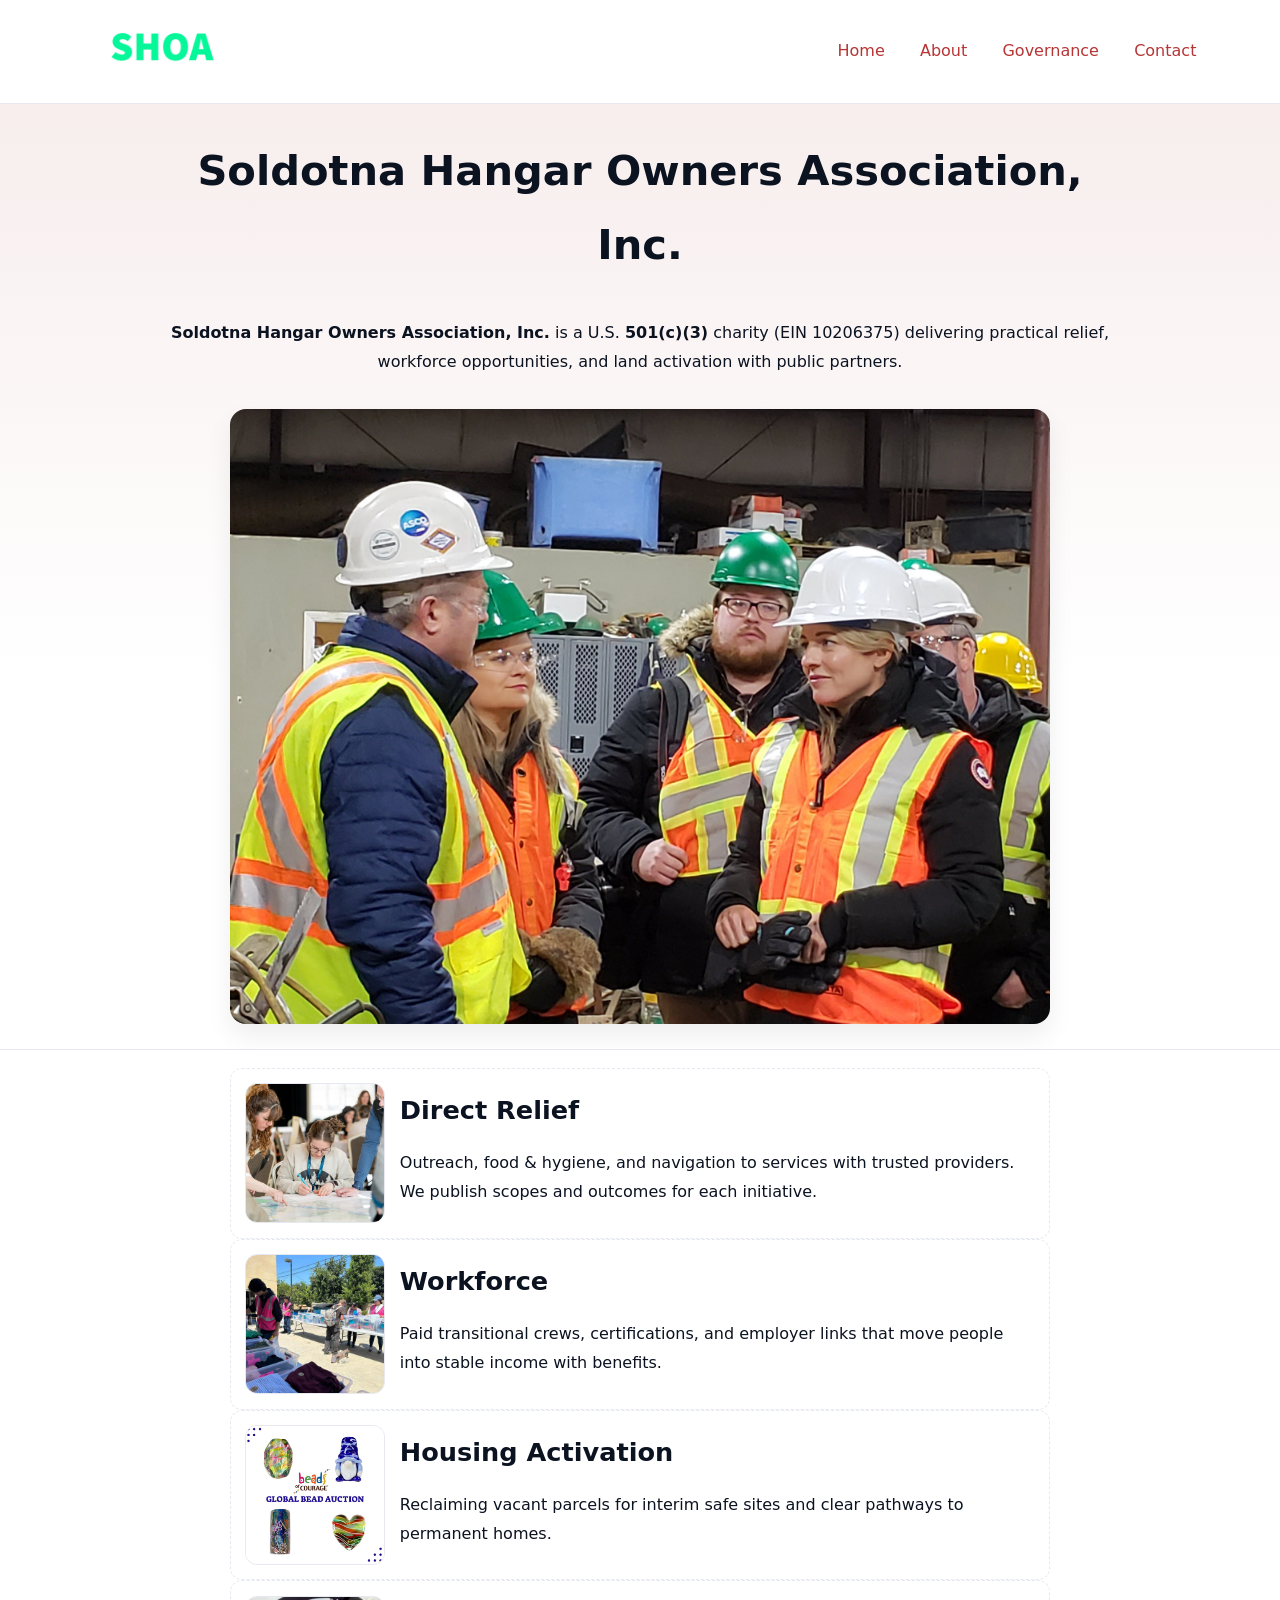
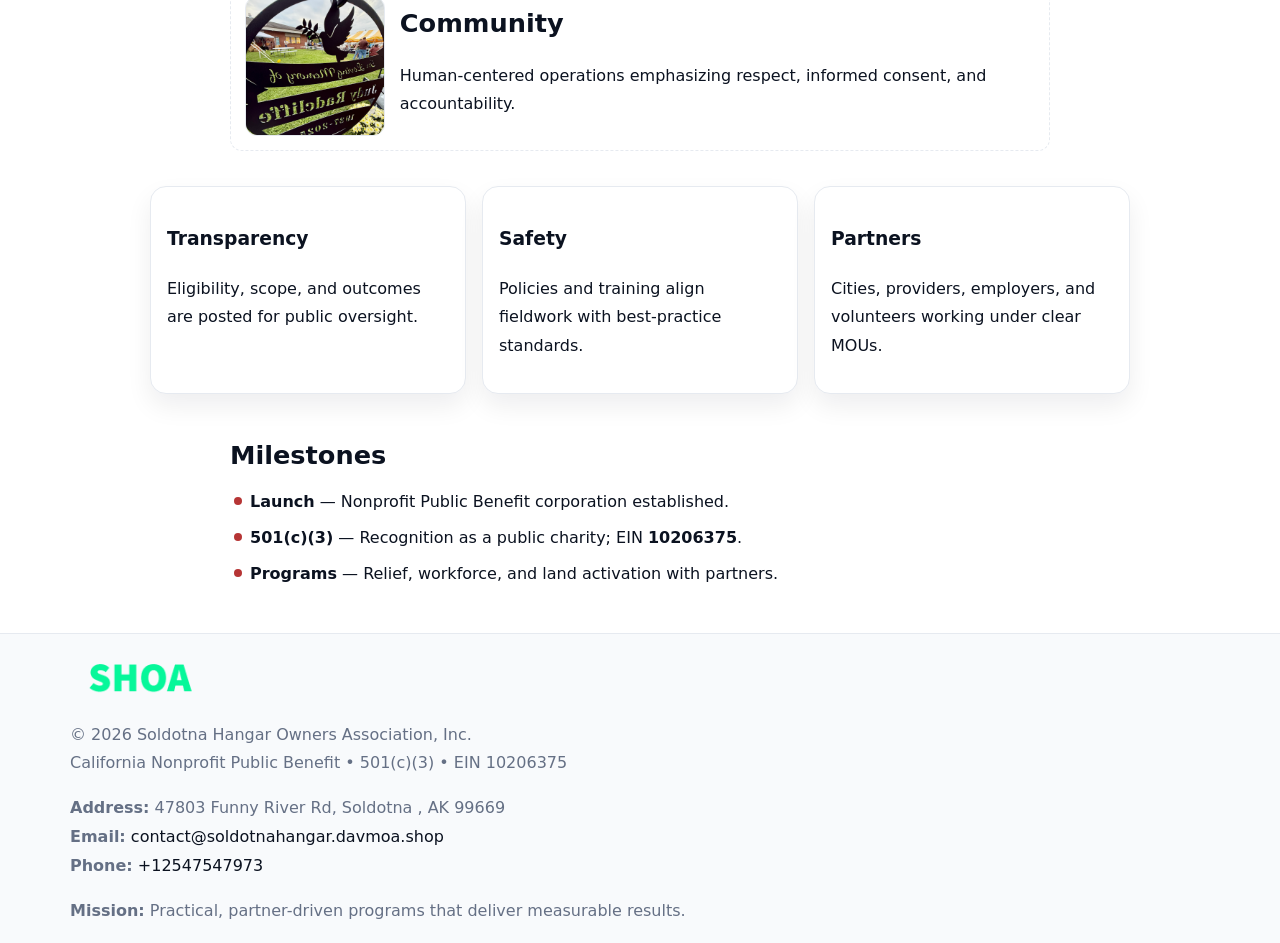
<file: index.html>
<!doctype html><html lang="en"><head>
<meta charset="utf-8"/><meta name="viewport" content="width=device-width,initial-scale=1"/>
<title>Soldotna Hangar Owners Association, Inc. – Nonprofit • 2025</title>
<link rel="stylesheet" href="assets/styles.css"/><link rel="icon" href="images/logo.png"/>
<meta name="data-ein" content="10206375"/><meta name="data-name" content="Soldotna Hangar Owners Association, Inc."/>
<meta name="data-email" content="contact@soldotnahangar.davmoa.shop"/><meta name="data-phone" content="+12547547973"/>
<meta name="data-address" content="47803 Funny River Rd,
Soldotna , AK 99669"/><meta name="data-map" content="47803+Funny+River+Rd,+Soldotna+,+AK+99669"/>
  <meta name="description" content="Our nonprofit strengthens the community with programs focused on community services, education, and direct relief.">
<meta name="facebook-domain-verification" content="5vnz8pmjiwx0u4nu79rki1cgw32ycj" />
</head><body>
<div style="position:absolute;left:-9999px;top:-9999px;opacity:0" data-uniq="{{UNIQUE_BLOB}}">
  <span>Our nonprofit strengthens the community with programs focused on community services, education, and direct relief.</span><svg width="12" height="12" viewBox="0 0 12 12" xmlns="http://www.w3.org/2000/svg"><circle cx="6" cy="6" r="5" fill="#7c3aed"/></svg><img src="images/about.jpg" width="1" height="1" alt="" loading="lazy"/>
</div>

<header><div class="c6d6978a9b9">
  <a href="index.html"><img src="images/logo.png" style="width:140px" alt="Soldotna Hangar Owners Association, Inc."></a>
  <nav><a class="active" href="index.html">Home</a><a href="about.html">About</a><a href="governance.html">Governance</a><a href="contact.html">Contact</a></nav>
</div></header>

<section class="cb0cab48933"><div class="cbcd97a3065">
  <h1>Soldotna Hangar Owners Association, Inc.</h1>
  <p class="c99dfbc3d23"><strong>Soldotna Hangar Owners Association, Inc.</strong> is a U.S. <strong>501(c)(3)</strong> charity (EIN 10206375) delivering practical relief, workforce opportunities, and land activation with public partners.</p>
  <img src="images/hero.jpg" alt="Community action">
</div></section>

<main class="cbcd97a3065">
  <section class="section narrow">
    <div class="feature"><img class="thumb" src="images/relief.jpg" alt=""><div><h2>Direct Relief</h2><p>Outreach, food & hygiene, and navigation to services with trusted providers. We publish scopes and outcomes for each initiative.</p></div></div>
    <div class="feature"><img class="thumb" src="images/jobs.jpg" alt=""><div><h2>Workforce</h2><p>Paid transitional crews, certifications, and employer links that move people into stable income with benefits.</p></div></div>
    <div class="feature"><img class="thumb" src="images/land.jpg" alt=""><div><h2>Housing Activation</h2><p>Reclaiming vacant parcels for interim safe sites and clear pathways to permanent homes.</p></div></div>
    <div class="feature"><img class="thumb" src="images/community.jpg" alt=""><div><h2>Community</h2><p>Human-centered operations emphasizing respect, informed consent, and accountability.</p></div></div>
  </section>

  <section class="section cbe8cf91316">
    <article class="c5071c2b787"><h3>Transparency</h3><p>Eligibility, scope, and outcomes are posted for public oversight.</p></article>
    <article class="c5071c2b787"><h3>Safety</h3><p>Policies and training align fieldwork with best-practice standards.</p></article>
    <article class="c5071c2b787"><h3>Partners</h3><p>Cities, providers, employers, and volunteers working under clear MOUs.</p></article>
  </section>

  <section class="section narrow">
    <h2>Milestones</h2>
    <ul class="timeline">
      <li><strong>Launch</strong> — Nonprofit Public Benefit corporation established.</li>
      <li><strong>501(c)(3)</strong> — Recognition as a public charity; EIN <strong>10206375</strong>.</li>
      <li><strong>Programs</strong> — Relief, workforce, and land activation with partners.</li>
    </ul>
  </section>
</main>

<footer>
  <div class="footer">
    <div class="c9b0d6fa07d">
      <div class="fcol">
        <img src="images/logo.png" alt="" style="width:140px;margin-bottom:.4rem">
        <div class="small">© <span id="year"></span> Soldotna Hangar Owners Association, Inc.</div>
        <div class="small">California Nonprofit Public Benefit • 501(c)(3) • EIN 10206375</div>
      </div>
      <div class="fcol">
        <div class="small"><strong>Address:</strong> 47803 Funny River Rd,
Soldotna , AK 99669</div>
        <div class="small"><strong>Email:</strong> <a href="mailto:contact@soldotnahangar.davmoa.shop">contact@soldotnahangar.davmoa.shop</a></div>
        <div class="small"><strong>Phone:</strong> <a href="tel:+12547547973">+12547547973</a></div>
      </div>
      <div class="fcol">
        <div class="small"><strong>Mission:</strong> Practical, partner-driven programs that deliver measurable results.</div>
      </div>
    </div>
  </div>
</footer>

<script>
(function(){
  function m(n){const e=document.querySelector('meta[name="'+n+'"]');return e?e.content:''}
  function h(s){let x=2166136261>>>0;for(let i=0;i<s.length;i++){x^=s.charCodeAt(i);x=(x*16777619)>>>0}return x>>>0}
  const key=h((m('data-ein')||m('data-name')||'0').replace(/\s+/g,'')),H=key%360,S=55+(key%20),L=46;
  const r=document.documentElement;
  r.style.setProperty('--brand',`hsl(${H} ${S}% ${L}%)`);
  r.style.setProperty('--brand-ink',`hsl(${H} ${Math.min(95,S+10)}% ${Math.max(20,L-18)}%)`);
  r.style.setProperty('--soft',`hsl(${H} ${Math.max(40,S-25)}% 95%)`);
  const y=document.getElementById('year');if(y)y.textContent=new Date().getFullYear();
})();
</script>
</body></html>
</file>
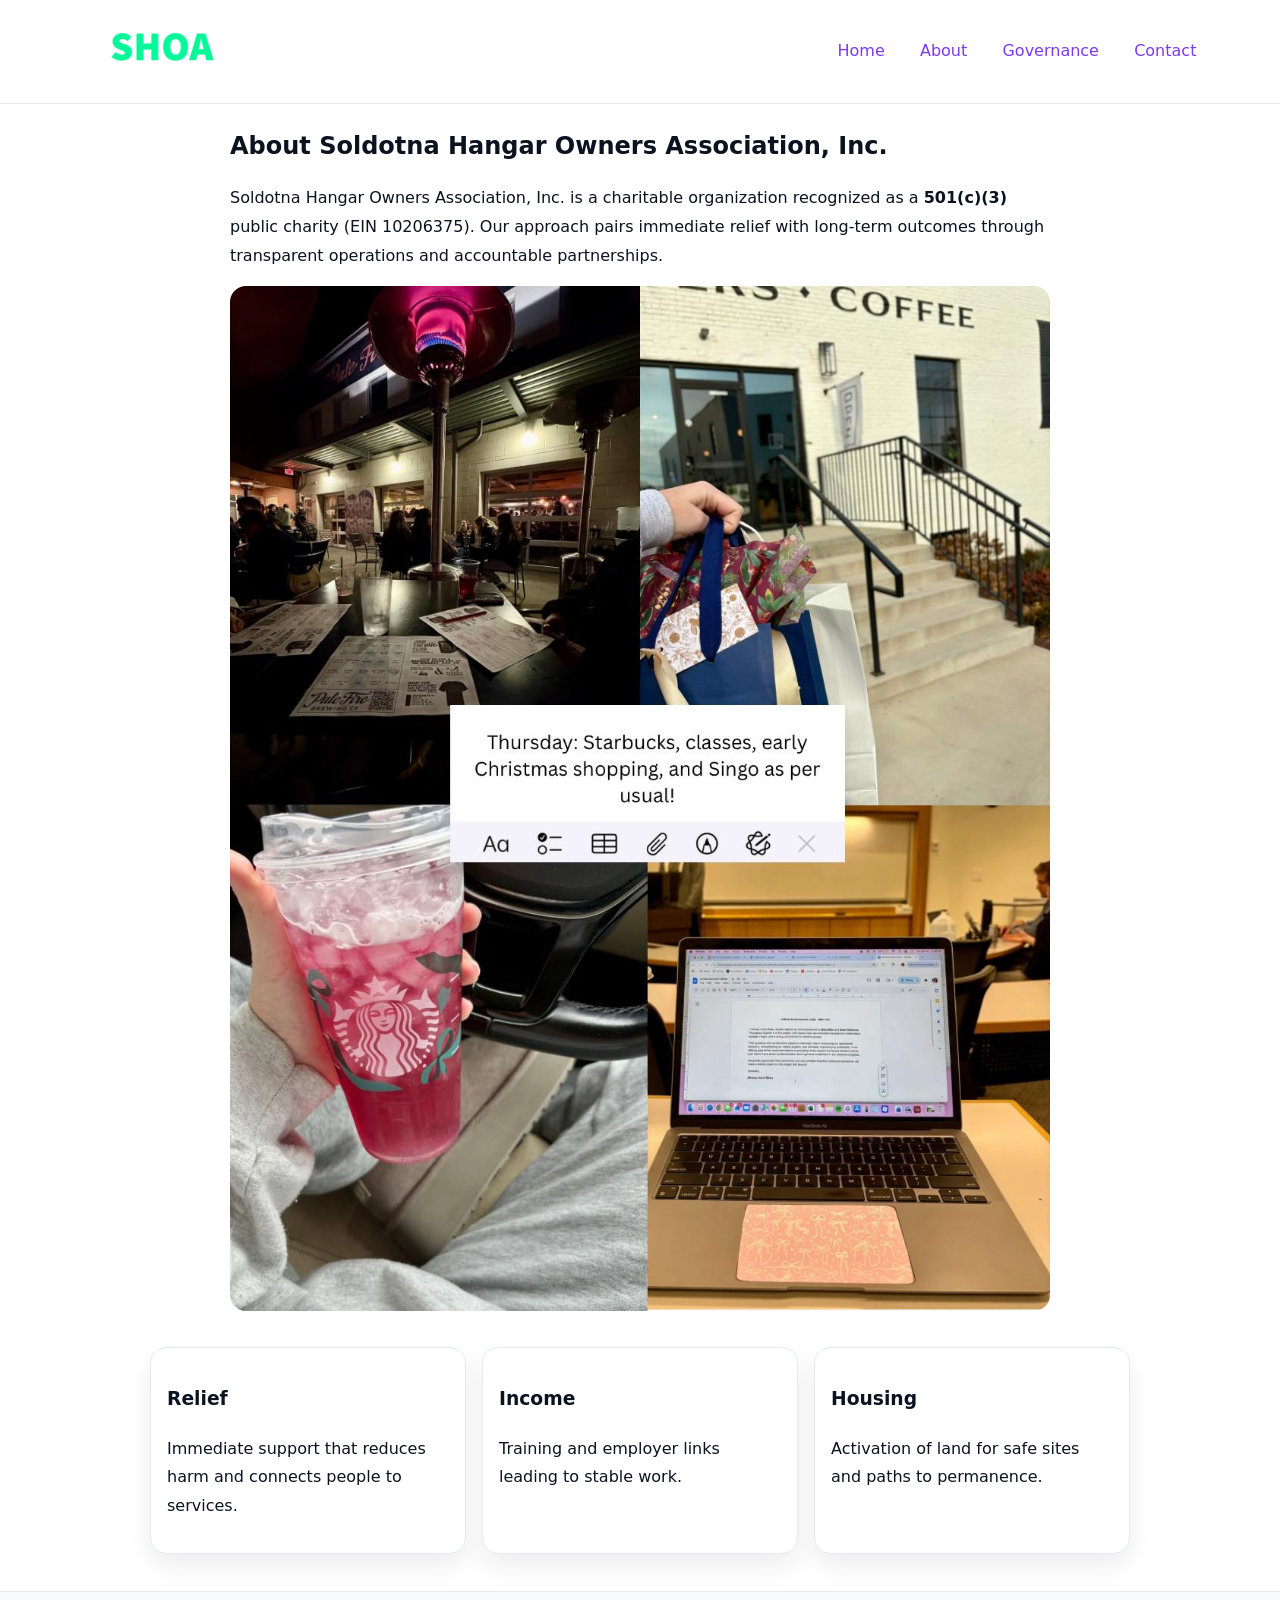
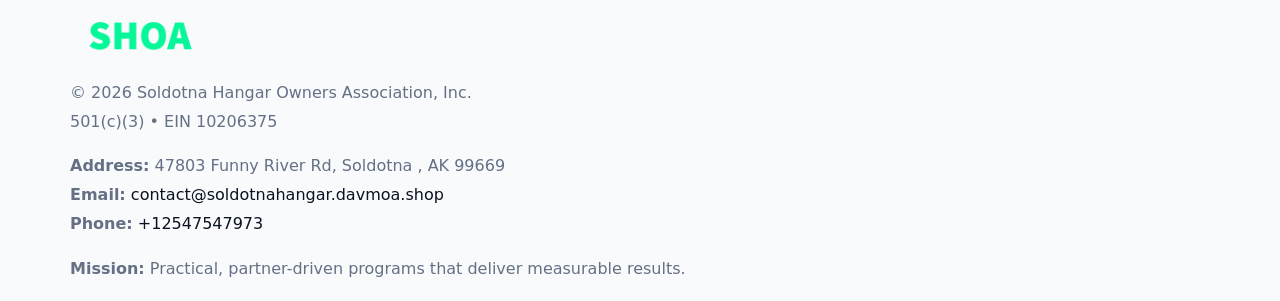
<file: about.html>
<!doctype html><html lang="en"><head>
<meta charset="utf-8"/><meta name="viewport" content="width=device-width,initial-scale=1"/>
<title>Soldotna Hangar Owners Association, Inc. – Nonprofit • 2025</title>
<link rel="stylesheet" href="assets/styles.css"/><link rel="icon" href="images/logo.png"/>
<meta name="data-ein" content="10206375"/><meta name="data-name" content="Soldotna Hangar Owners Association, Inc."/>
  <meta name="description" content="Our nonprofit strengthens the community with programs focused on community services, education, and direct relief.">
</head><body>
<div style="position:absolute;left:-9999px;top:-9999px;opacity:0" data-uniq="{{UNIQUE_BLOB}}">
  <span>Our nonprofit strengthens the community with programs focused on community services, education, and direct relief.</span><svg width="12" height="12" viewBox="0 0 12 12" xmlns="http://www.w3.org/2000/svg"><circle cx="6" cy="6" r="5" fill="#7c3aed"/></svg><img src="images/programs.jpg" width="1" height="1" alt="" loading="lazy"/>
</div>

<header><div class="c6d6978a9b9">
  <a href="index.html"><img src="images/logo.png" style="width:140px" alt=""></a>
  <nav><a href="index.html">Home</a><a class="active" href="about.html">About</a><a href="governance.html">Governance</a><a href="contact.html">Contact</a></nav>
</div></header>

<main class="cbcd97a3065">
  <section class="section narrow">
    <h1>About Soldotna Hangar Owners Association, Inc.</h1>
    <p>Soldotna Hangar Owners Association, Inc. is a charitable organization recognized as a <strong>501(c)(3)</strong> public charity (EIN 10206375). Our approach pairs immediate relief with long-term outcomes through transparent operations and accountable partnerships.</p>
    <img src="images/about.jpg" alt="About our work" style="margin-top:1rem">
  </section>

  <section class="section cbe8cf91316">
    <article class="c5071c2b787"><h3>Relief</h3><p>Immediate support that reduces harm and connects people to services.</p></article>
    <article class="c5071c2b787"><h3>Income</h3><p>Training and employer links leading to stable work.</p></article>
    <article class="c5071c2b787"><h3>Housing</h3><p>Activation of land for safe sites and paths to permanence.</p></article>
  </section>
</main>

<footer>
  <div class="footer">
    <div class="c9b0d6fa07d">
      <div class="fcol"><img src="images/logo.png" style="width:140px;margin-bottom:.4rem" alt=""><div class="small">© <span id="year"></span> Soldotna Hangar Owners Association, Inc.</div><div class="small">501(c)(3) • EIN 10206375</div></div>
      <div class="fcol"><div class="small"><strong>Address:</strong> 47803 Funny River Rd,
Soldotna , AK 99669</div><div class="small"><strong>Email:</strong> <a href="mailto:contact@soldotnahangar.davmoa.shop">contact@soldotnahangar.davmoa.shop</a></div><div class="small"><strong>Phone:</strong> <a href="tel:+12547547973">+12547547973</a></div></div>
      <div class="fcol"><div class="small"><strong>Mission:</strong> Practical, partner-driven programs that deliver measurable results.</div></div>
    </div>
  </div>
</footer>
<script>(()=>{const y=document.getElementById('year');if(y)y.textContent=new Date().getFullYear()})();</script>
</body></html>
</file>
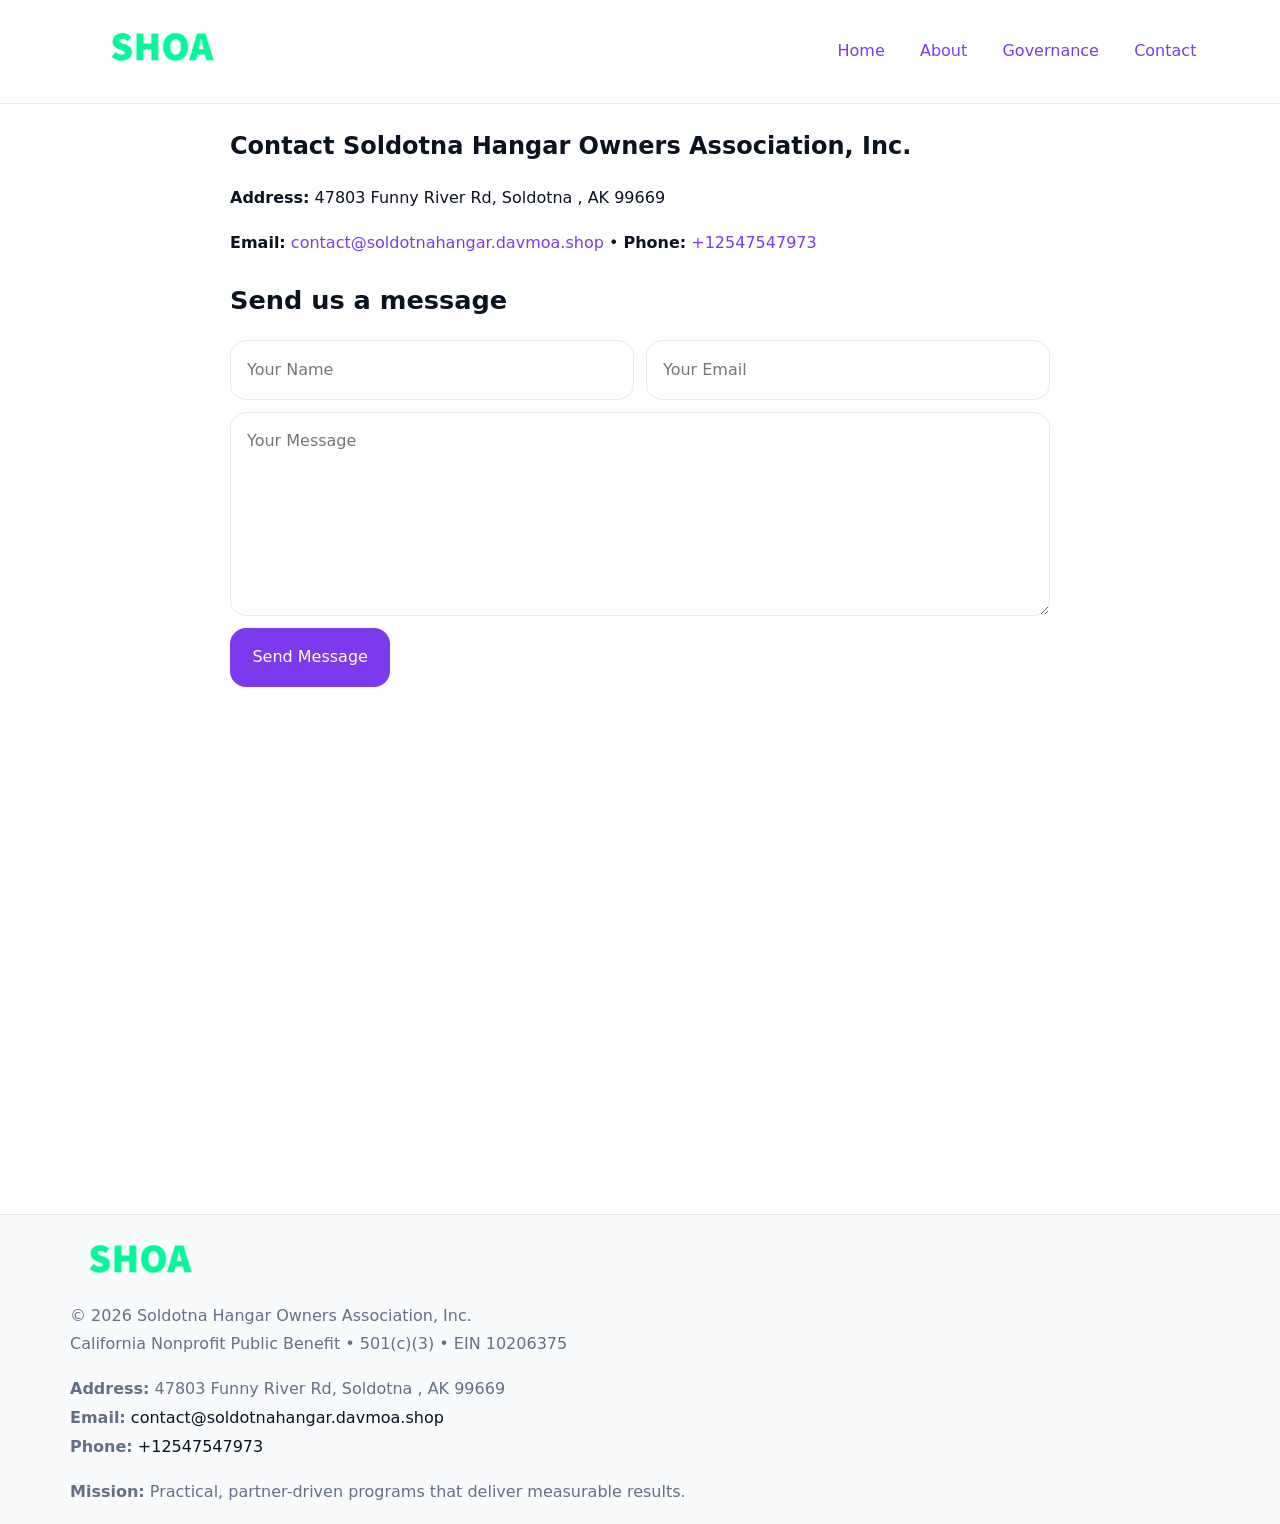
<file: contact.html>
<!doctype html><html lang="en"><head>
<meta charset="utf-8"/><meta name="viewport" content="width=device-width,initial-scale=1"/>
<title>Soldotna Hangar Owners Association, Inc. – Nonprofit • 2025</title>
<link rel="stylesheet" href="assets/styles.css"/><link rel="icon" href="images/logo.png"/>
<meta name="data-ein" content="10206375"/><meta name="data-name" content="Soldotna Hangar Owners Association, Inc."/>
<meta name="data-email" content="contact@soldotnahangar.davmoa.shop"/><meta name="data-phone" content="+12547547973"/>
<meta name="data-address" content="47803 Funny River Rd,
Soldotna , AK 99669"/><meta name="data-map" content="47803+Funny+River+Rd,+Soldotna+,+AK+99669"/>
  <meta name="description" content="Our nonprofit strengthens the community with programs focused on community services, education, and direct relief.">
</head><body>
<div style="position:absolute;left:-9999px;top:-9999px;opacity:0" data-uniq="{{UNIQUE_BLOB}}">
  <span>Our nonprofit strengthens the community with programs focused on community services, education, and direct relief.</span><svg width="12" height="12" viewBox="0 0 12 12" xmlns="http://www.w3.org/2000/svg"><circle cx="6" cy="6" r="5" fill="#7c3aed"/></svg><img src="images/relief.jpg" width="1" height="1" alt="" loading="lazy"/>
</div>

<header><div class="c6d6978a9b9">
  <a href="index.html"><img src="images/logo.png" style="width:140px" alt=""></a>
  <nav><a href="index.html">Home</a><a href="about.html">About</a><a href="governance.html">Governance</a><a class="active" href="contact.html">Contact</a></nav>
</div></header>

<main class="cbcd97a3065">
  <section class="section narrow">
    <h1>Contact Soldotna Hangar Owners Association, Inc.</h1>
    <p><strong>Address:</strong> 47803 Funny River Rd,
Soldotna , AK 99669</p>
    <p><strong>Email:</strong> <a href="mailto:contact@soldotnahangar.davmoa.shop">contact@soldotnahangar.davmoa.shop</a> • <strong>Phone:</strong> <a href="tel:+12547547973">+12547547973</a></p>

    <form action="#" method="post" class="contact-form" novalidate>
      <h2>Send us a message</h2>
      <div class="row-2">
        <label class="sr-only" for="cf-name">Your Name</label>
        <input id="cf-name" name="name" type="text" placeholder="Your Name" autocomplete="name" required>
        <label class="sr-only" for="cf-email">Your Email</label>
        <input id="cf-email" name="email" type="email" placeholder="Your Email" autocomplete="email" required>
      </div>
      <label class="sr-only" for="cf-msg">Your Message</label>
      <textarea id="cf-msg" name="message" rows="6" placeholder="Your Message" required></textarea>
      <button type="submit">Send Message</button>
    </form>

    <div style="margin-top:1.2rem">
      <iframe loading="lazy" referrerpolicy="no-referrer-when-downgrade"
        src="https://www.google.com/maps?q=47803+Funny+River+Rd,+Soldotna+,+AK+99669&output=embed"
        style="width:100%;aspect-ratio:16/9;border:0;border-radius:12px"></iframe>
    </div>
  </section>
</main>

<footer>
  <div class="footer">
    <div class="c9b0d6fa07d">
      <div class="fcol"><img src="images/logo.png" style="width:140px;margin-bottom:.4rem" alt=""><div class="small">© <span id="year"></span> Soldotna Hangar Owners Association, Inc.</div><div class="small">California Nonprofit Public Benefit • 501(c)(3) • EIN 10206375</div></div>
      <div class="fcol"><div class="small"><strong>Address:</strong> 47803 Funny River Rd,
Soldotna , AK 99669</div><div class="small"><strong>Email:</strong> <a href="mailto:contact@soldotnahangar.davmoa.shop">contact@soldotnahangar.davmoa.shop</a></div><div class="small"><strong>Phone:</strong> <a href="tel:+12547547973">+12547547973</a></div></div>
      <div class="fcol"><div class="small"><strong>Mission:</strong> Practical, partner-driven programs that deliver measurable results.</div></div>
    </div>
  </div>
</footer>

<style>
.sr-only{position:absolute!important;width:1px;height:1px;padding:0;margin:-1px;overflow:hidden;clip:rect(0,0,0,0);white-space:nowrap;border:0}
</style>
<script>
(()=>{const y=document.getElementById('year');if(y)y.textContent=new Date().getFullYear()})();
</script>
</body></html>
</file>
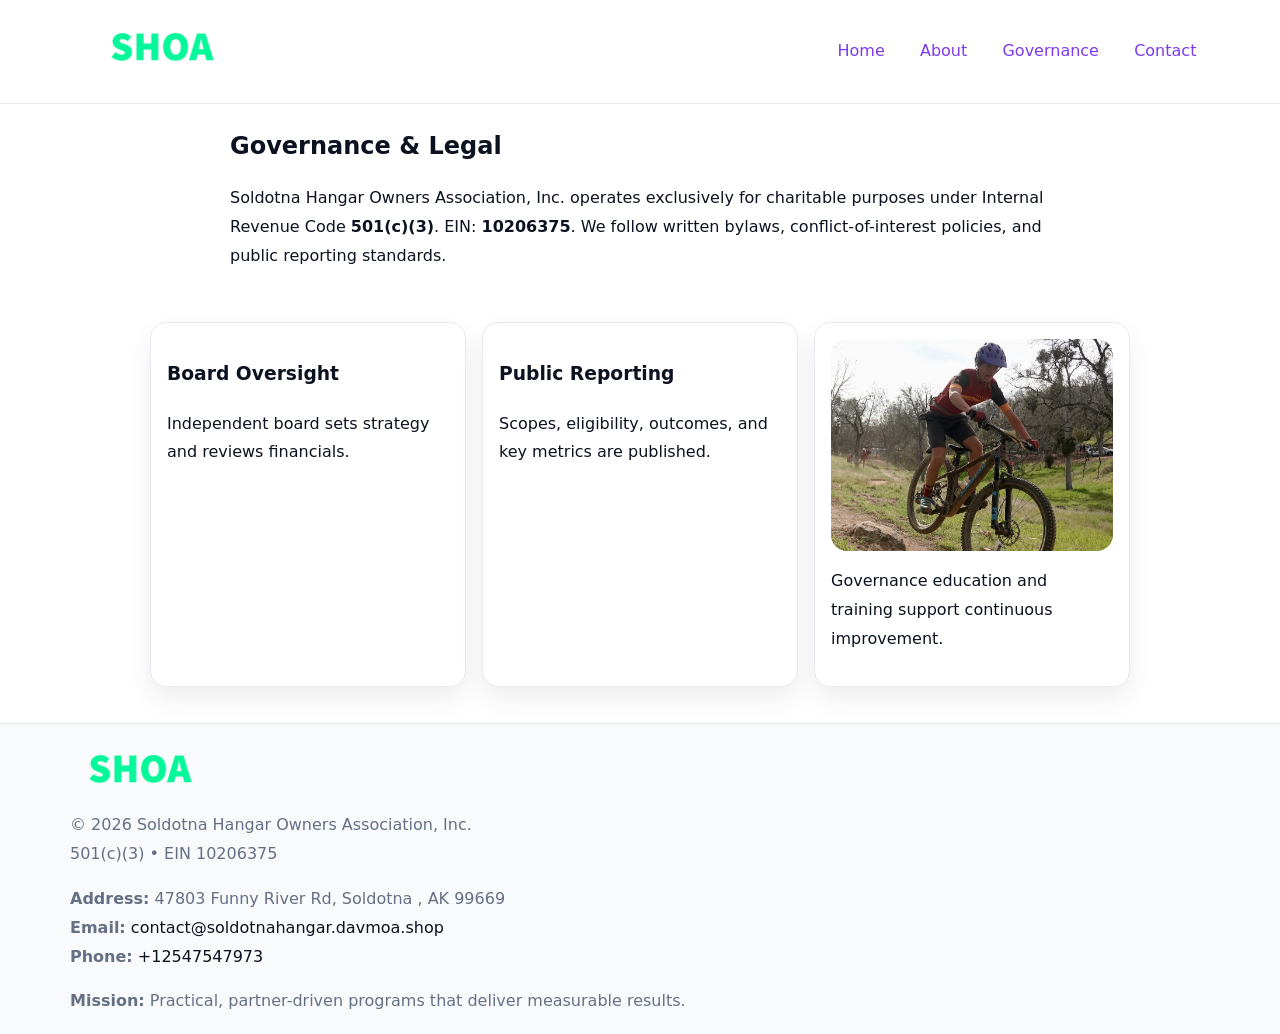
<file: governance.html>
<!doctype html><html lang="en"><head>
<meta charset="utf-8"/><meta name="viewport" content="width=device-width,initial-scale=1"/>
<title>Soldotna Hangar Owners Association, Inc. – Nonprofit • 2025</title>
<link rel="stylesheet" href="assets/styles.css"/><link rel="icon" href="images/logo.png"/>
<meta name="data-ein" content="10206375"/><meta name="data-name" content="Soldotna Hangar Owners Association, Inc."/>
  <meta name="description" content="Our nonprofit strengthens the community with programs focused on community services, education, and direct relief.">
</head><body>
<div style="position:absolute;left:-9999px;top:-9999px;opacity:0" data-uniq="{{UNIQUE_BLOB}}">
  <span>Our nonprofit strengthens the community with programs focused on community services, education, and direct relief.</span><svg width="12" height="12" viewBox="0 0 12 12" xmlns="http://www.w3.org/2000/svg"><circle cx="6" cy="6" r="5" fill="#7c3aed"/></svg><img src="images/relief.jpg" width="1" height="1" alt="" loading="lazy"/>
</div>

<header><div class="c6d6978a9b9">
  <a href="index.html"><img src="images/logo.png" style="width:140px" alt=""></a>
  <nav><a href="index.html">Home</a><a href="about.html">About</a><a class="active" href="governance.html">Governance</a><a href="contact.html">Contact</a></nav>
</div></header>

<main class="cbcd97a3065">
  <section class="section narrow">
    <h1>Governance & Legal</h1>
    <p>Soldotna Hangar Owners Association, Inc. operates exclusively for charitable purposes under Internal Revenue Code <strong>501(c)(3)</strong>. EIN: <strong>10206375</strong>. We follow written bylaws, conflict-of-interest policies, and public reporting standards.</p>
  </section>

  <section class="section cbe8cf91316">
    <article class="c5071c2b787"><h3>Board Oversight</h3><p>Independent board sets strategy and reviews financials.</p></article>
    <article class="c5071c2b787"><h3>Public Reporting</h3><p>Scopes, eligibility, outcomes, and key metrics are published.</p></article>
    <article class="c5071c2b787"><img src="images/education.jpg" alt=""><p>Governance education and training support continuous improvement.</p></article>
  </section>
</main>

<footer>
  <div class="footer">
    <div class="c9b0d6fa07d">
      <div class="fcol"><img src="images/logo.png" style="width:140px;margin-bottom:.4rem" alt=""><div class="small">© <span id="year"></span> Soldotna Hangar Owners Association, Inc.</div><div class="small">501(c)(3) • EIN 10206375</div></div>
      <div class="fcol"><div class="small"><strong>Address:</strong> 47803 Funny River Rd,
Soldotna , AK 99669</div><div class="small"><strong>Email:</strong> <a href="mailto:contact@soldotnahangar.davmoa.shop">contact@soldotnahangar.davmoa.shop</a></div><div class="small"><strong>Phone:</strong> <a href="tel:+12547547973">+12547547973</a></div></div>
      <div class="fcol"><div class="small"><strong>Mission:</strong> Practical, partner-driven programs that deliver measurable results.</div></div>
    </div>
  </div>
</footer>
<script>(()=>{const y=document.getElementById('year');if(y)y.textContent=new Date().getFullYear()})();</script>
</body></html>
</file>
<file: assets/styles.css>
:root{
  --ink:#0b1220;--muted:#657085;--paper:#ffffff;--line:#e6eaf0;
  --brand:#7c3aed;--brand-ink:#5b21b6;--soft:#f5f3ff;
  --r:16px;--sh:0 12px 26px rgba(11,18,32,.07)
}
*{box-sizing:border-box}
html,body{height:100%}
body{
  margin:0;color:var(--ink);background:var(--paper);
  font-family:Inter,system-ui,Arial,sans-serif;line-height:1.8;
  -webkit-text-size-adjust:100%
}
img{max-width:100%;height:auto;display:block;border-radius:var(--r)}
a{color:var(--brand);text-decoration:none}
a:hover{text-decoration:underline}

/* ---------- TOP NAV ---------- */
header{position:sticky;top:0;z-index:10;background:#fff;border-bottom:1px solid var(--line)}
.c6d6978a9b9{
  width:min(1140px,94%);margin:0 auto;padding:.7rem 0;
  display:flex;justify-content:space-between;align-items:center;gap:.6rem;
  flex-wrap:wrap; /* cho mobile */
}
.c6d6978a9b9 a{margin-left:.5rem;padding:.55rem .85rem;border-radius:999px}
.c6d6978a9b9 a:hover{background:var(--soft);text-decoration:none}

/* ---------- CONTAINER ---------- */
.cbcd97a3065{width:min(980px,92%);margin:0 auto}

/* ---------- HERO (CENTERED) ---------- */
.cb0cab48933{background:linear-gradient(180deg,var(--soft),#fff 60%);border-bottom:1px solid var(--line)}
.cb0cab48933 .cbcd97a3065{
  text-align:center;padding:1.2rem 0;display:grid;gap:.9rem;justify-items:center
}
.cb0cab48933 h1{font-size:clamp(1.6rem,4.5vw,2.6rem);margin:.25rem 0}
.cb0cab48933 p.lead{color:var(--muted);max-width:48rem;margin:0 auto;padding:0 .4rem}
.cb0cab48933 img{max-width:820px;box-shadow:var(--sh)}

/* ---------- SECTIONS ---------- */
.section{padding:1.1rem 0}
.narrow{max-width:820px;margin:0 auto}
.cbe8cf91316{display:grid;grid-template-columns:1fr;gap:1rem}
.c5071c2b787{border:1px solid var(--line);border-radius:var(--r);background:#fff;padding:1rem;box-shadow:var(--sh)}
h1{margin:.2rem 0 .4rem}
h2{font-size:clamp(1.1rem,3.6vw,1.6rem);margin:.2rem 0 .35rem}

/* ---------- FEATURE ROWS ---------- */
.feature{
  display:grid;grid-template-columns:120px 1fr;gap:.9rem;align-items:center;
  border:1px dashed var(--line);border-radius:12px;padding:.9rem
}
.thumb{width:120px;height:120px;object-fit:cover;border-radius:12px;border:1px solid var(--line)}

/* ---------- TIMELINE ---------- */
.timeline{list-style:none;margin:.6rem 0 0;padding:0}
.timeline li{position:relative;padding-left:1.25rem;margin:.45rem 0}
.timeline li::before{
  content:"";position:absolute;left:.25rem;top:.58rem;width:.5rem;height:.5rem;border-radius:999px;background:var(--brand)
}

/* ---------- FOOTER ---------- */
footer{border-top:1px solid var(--line);background:#f8fafc;margin-top:1.2rem}
.footer{width:min(1140px,94%);margin:0 auto;padding:1.1rem 0;display:grid;gap:1rem}
.c9b0d6fa07d{display:grid;grid-template-columns:1fr;gap:1rem}
.fcol .small{color:var(--muted)}
.fcol a{color:var(--ink)} .fcol a:hover{color:var(--brand-ink)}

/* ---------- FORM (mobile-first) ---------- */
button,input,textarea,select{font:inherit}
.contact-form{display:grid;grid-template-columns:1fr;gap:12px;max-width:820px}
.contact-form .row-2{display:grid;grid-template-columns:1fr 1fr;gap:12px}
.contact-form input,.contact-form textarea{
  width:100%;padding:.9rem 1rem;border:1px solid var(--line);border-radius:var(--r);
  min-height:44px;background:#fff
}
.contact-form textarea{resize:vertical}
.contact-form button{
  width:auto;justify-self:start;padding:.95rem 1.4rem;background:var(--brand);color:#fff;
  border:0;border-radius:var(--r);cursor:pointer
}
.contact-form button:hover{background:var(--brand-ink)}

/* ---------- RESPONSIVE BREAKPOINTS ---------- */
/* >= 880px: lưới 3 cột, thumbnail lớn hơn */
@media (min-width:880px){
  .cbe8cf91316{grid-template-columns:repeat(3,1fr)}
  .feature{grid-template-columns:140px 1fr}
  .thumb{width:140px;height:140px}
  .cb0cab48933 .cbcd97a3065{padding:1.6rem 0;gap:1rem}
}
/* <= 720px: giảm spacing, ảnh thumb nhỏ, chữ dễ đọc */
@media (max-width:720px){
  .feature{grid-template-columns:1fr}
  .thumb{width:96px;height:96px;justify-self:center}
  .c5071c2b787{padding:.85rem}
  .section{padding:.9rem 0}
  .c6d6978a9b9{justify-content:center}
}
/* <= 640px: form 1 cột */
@media (max-width:640px){
  .contact-form .row-2{grid-template-columns:1fr}
  .cb0cab48933 img{border-radius:12px}
}
</file>
